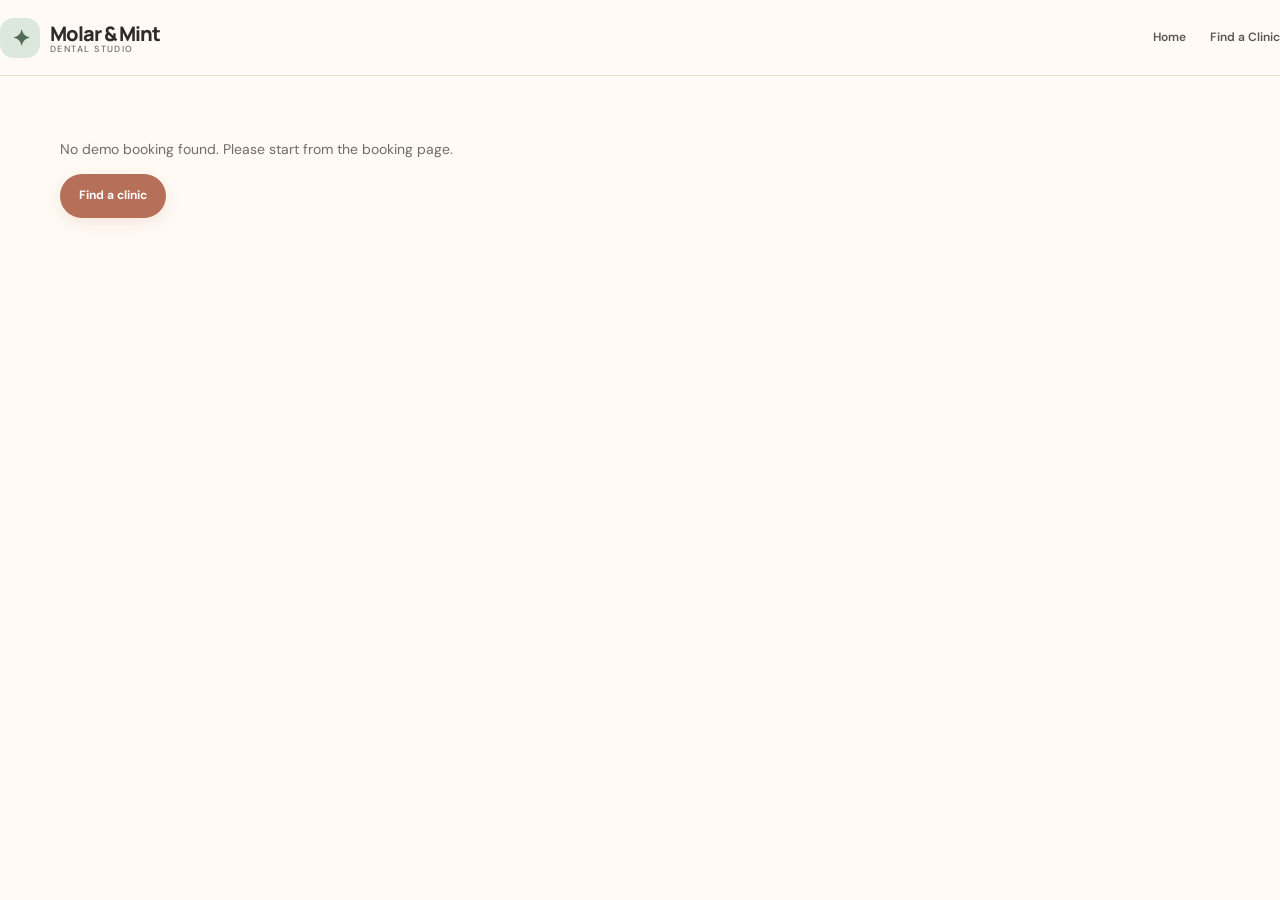
<file: confirmation.html>
<!doctype html><html lang="en"><head><meta charset="utf-8"><meta name="viewport" content="width=device-width,initial-scale=1"><title>Confirmation | Molar & Mint</title><link rel="stylesheet" href="styles.css"></head><body><header class="topbar"><div class="wrap" style="display:flex;align-items:center;justify-content:space-between;width:100%"><a class="brand" href="index.html"><span class="brand-mark">✦</span><span>Molar & Mint<small>Dental Studio</small></span></a><nav class="nav"><a href="index.html">Home</a><a href="clinics.html">Find a Clinic</a></nav></div></header><main class="section"><div class="wrap" id="confirmationData"></div></main><script src="app.js"></script></body></html>
</file>
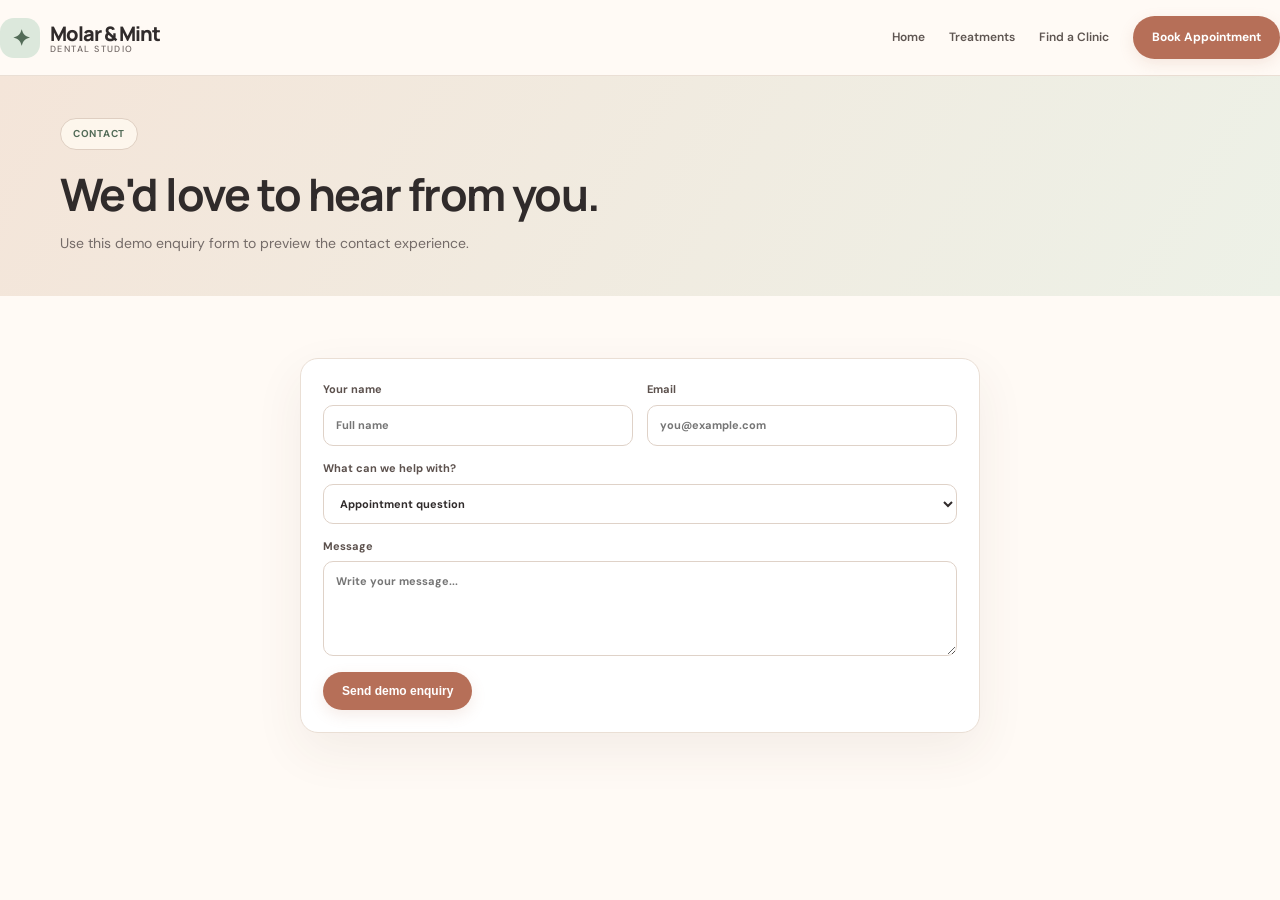
<file: contact.html>
<!doctype html><html lang="en"><head><meta charset="utf-8"><meta name="viewport" content="width=device-width,initial-scale=1"><title>Contact | Molar & Mint</title><link rel="stylesheet" href="styles.css"></head><body><header class="topbar"><div class="wrap" style="display:flex;align-items:center;justify-content:space-between;width:100%"><a class="brand" href="index.html"><span class="brand-mark">✦</span><span>Molar & Mint<small>Dental Studio</small></span></a><nav class="nav"><a href="index.html">Home</a><a href="services.html">Treatments</a><a href="clinics.html">Find a Clinic</a><a class="btn" href="clinics.html">Book Appointment</a></nav></div></header><section class="page-hero"><div class="wrap"><span class="eyebrow">Contact</span><h1 style="font-size:clamp(2rem,3.5vw,3.2rem)">We'd love to hear from you.</h1><p>Use this demo enquiry form to preview the contact experience.</p></div></section><main class="section"><div class="wrap" style="max-width:680px"><form class="panel" id="contactForm"><div class="form-grid"><label class="field-wrap">Your name<input required placeholder="Full name"></label><label class="field-wrap">Email<input type="email" required placeholder="you@example.com"></label><label class="field-wrap full">What can we help with?<select><option>Appointment question</option><option>Clinic listing</option><option>General enquiry</option></select></label><label class="field-wrap full">Message<textarea rows="4" required placeholder="Write your message..."></textarea></label></div><button class="btn" style="margin-top:16px">Send demo enquiry</button><p id="contactMessage" class="toast hidden" style="margin-top:12px">Thanks — this demo form does not send messages to a server.</p></form></div></main><script>document.querySelector('#contactForm').addEventListener('submit',e=>{e.preventDefault();document.querySelector('#contactMessage').classList.remove('hidden')})</script><script src="app.js"></script></body></html>
</file>
<file: styles.css>
@import url('https://fonts.googleapis.com/css2?family=DM+Sans:wght@400;500;600;700&family=Manrope:wght@400;500;600;700;800&display=swap');
:root{--ink:#302b2b;--muted:#746b68;--paper:#fffaf5;--cream:#f8eee4;--sage:#dce8dc;--green:#536c58;--clay:#b66f58;--clay-dark:#93533f;--line:#eadfd5;--white:#fff;--shadow:0 18px 50px #5a3d2b12}*{box-sizing:border-box}html{scroll-behavior:smooth}body{margin:0;background:var(--paper);color:var(--ink);font:14px/1.6 'DM Sans',sans-serif}h1,h2,h3{font-family:Manrope,sans-serif;line-height:1.15;letter-spacing:-.035em;margin:0 0 12px}h1{font-size:clamp(2.25rem,4.2vw,4.1rem);max-width:650px}h2{font-size:clamp(1.6rem,2.7vw,2.35rem)}h3{font-size:1.12rem}p{margin:0 0 14px;color:var(--muted)}a{color:inherit;text-decoration:none}img{display:block;max-width:100%}.wrap{width:min(1160px,calc(100% - 40px));margin:auto}.topbar{height:76px;display:flex;align-items:center;justify-content:space-between;gap:22px;border-bottom:1px solid #eadfd5;background:#fffaf5eF;backdrop-filter:blur(12px);position:sticky;top:0;z-index:20}.brand{display:flex;align-items:center;gap:10px;font:800 20px Manrope,sans-serif;letter-spacing:-.05em}.brand-mark{width:40px;height:40px;border-radius:14px;background:var(--sage);display:grid;place-items:center;color:var(--green);font-size:22px}.brand small{display:block;font:500 9px 'DM Sans';letter-spacing:.16em;color:var(--muted);text-transform:uppercase;margin-top:-4px}.nav{display:flex;align-items:center;gap:24px;font-size:12px;font-weight:600;color:#5e5551}.nav a:hover{color:var(--clay)}.btn{display:inline-flex;align-items:center;justify-content:center;gap:8px;border:1px solid transparent;background:var(--clay);color:white;border-radius:999px;padding:11px 18px;font-weight:700;font-size:12px;cursor:pointer;transition:transform .2s,background .2s,box-shadow .2s;box-shadow:0 5px 15px #b66f5824}.btn:hover{transform:translateY(-2px);background:var(--clay-dark)}.btn.outline{background:transparent;color:var(--clay-dark);border-color:#c99c8b;box-shadow:none}.btn.sage{background:var(--green)}.hero{position:relative;min-height:570px;display:flex;align-items:center;overflow:hidden;background:#e9d8c9}.hero-photo{position:absolute;inset:0;width:100%;height:100%;object-fit:cover;animation:slowzoom 18s ease-in-out infinite alternate}.hero:after{content:"";position:absolute;inset:0;background:linear-gradient(90deg,#fff8f0f5 0%,#fff5ebdf 38%,#fff2e98a 58%,#302b2b08 100%)}.hero-inner{position:relative;z-index:2;padding:65px 0;width:100%}.hero-copy{max-width:570px}.eyebrow{display:inline-flex;align-items:center;gap:8px;border:1px solid #dfcfc2;background:#fff9f0d9;padding:7px 12px;border-radius:999px;font-size:10px;font-weight:700;letter-spacing:.07em;text-transform:uppercase;color:var(--green);margin-bottom:18px}.hero h1 span{color:var(--clay-dark)}.hero p{max-width:420px;font-size:15px}.hero-actions{display:flex;gap:10px;flex-wrap:wrap;margin:24px 0}.trust-row{display:flex;gap:22px;flex-wrap:wrap;margin-top:28px;font-size:11px;color:#645a55}.trust-row span{display:flex;gap:7px;align-items:center}.trust-row b{color:var(--green)}.play-card{position:absolute;z-index:3;right:10%;top:43%;transform:translateY(-50%);display:grid;justify-items:center;color:white;text-align:center;cursor:pointer;text-shadow:0 2px 8px #0005}.play-circle{width:66px;height:66px;border-radius:50%;display:grid;place-items:center;background:#fffef0e8;color:var(--clay-dark);font-size:25px;box-shadow:0 0 0 10px #ffffff30;transition:transform .2s}.play-card:hover .play-circle{transform:scale(1.08)}.play-card small{margin-top:14px;font-weight:700}.section{padding:62px 0}.section-head{display:flex;justify-content:space-between;align-items:end;gap:20px;margin-bottom:24px}.section-head p{margin:0}.grid{display:grid;grid-template-columns:repeat(3,minmax(0,1fr));gap:18px}.card{background:white;border:1px solid var(--line);border-radius:18px;overflow:hidden;box-shadow:var(--shadow);transition:transform .25s,box-shadow .25s}.card:hover{transform:translateY(-4px);box-shadow:0 22px 55px #5a3d2b1c}.card img{width:100%;height:170px;object-fit:cover}.card-body{padding:18px}.card-body p{font-size:12px}.card-foot{display:flex;align-items:center;justify-content:space-between;gap:12px;margin-top:16px}.price{font-weight:800;font-size:15px}.tag{font-size:10px;background:var(--sage);color:var(--green);padding:5px 9px;border-radius:99px;font-weight:700}.band{background:var(--sage);padding:42px 0}.band-inner{display:flex;justify-content:space-between;align-items:center;gap:24px}.mini{font-size:11px}.page-hero{padding:42px 0 28px;background:linear-gradient(120deg,#f4e5d9,#edf1e7)}.page-hero p{max-width:620px}.filters{display:flex;gap:10px;flex-wrap:wrap;margin:18px 0}.field,select,input,textarea{font:inherit;border:1px solid #dfd2c8;border-radius:10px;padding:11px 12px;background:white;color:var(--ink);width:100%;outline-color:#c99c8b}.field-wrap{display:grid;gap:6px;font-size:11px;font-weight:700;color:#5c514d}.searchrow{display:grid;grid-template-columns:1.1fr 1.1fr auto;gap:10px;align-items:end}.listing{display:grid;grid-template-columns:repeat(2,minmax(0,1fr));gap:16px}.clinic-card{display:grid;grid-template-columns:140px 1fr;background:white;border:1px solid var(--line);border-radius:16px;overflow:hidden}.clinic-card img{height:100%;min-height:200px;width:100%;object-fit:cover}.clinic-card .card-body{padding:17px}.clinic-card .btn{margin-top:8px}.profile{display:grid;grid-template-columns:1.1fr .9fr;gap:22px}.panel{padding:22px;border:1px solid var(--line);background:white;border-radius:18px;box-shadow:var(--shadow)}.slot-grid{display:grid;grid-template-columns:repeat(3,minmax(0,1fr));gap:8px;margin:12px 0}.slot{border:1px solid #d8c9bd;background:#fffaf5;color:#5c514d;border-radius:9px;padding:10px 4px;font-size:11px;cursor:pointer}.slot.active{background:var(--green);border-color:var(--green);color:white}.slot:disabled{background:#eee8e3;color:#b7aaa1;text-decoration:line-through;cursor:not-allowed}.form-grid{display:grid;grid-template-columns:repeat(2,minmax(0,1fr));gap:14px}.form-grid .full{grid-column:1/-1}.steps{display:flex;gap:8px;flex-wrap:wrap;margin:18px 0}.step{padding:7px 11px;border-radius:99px;background:#f0e7df;color:#85756c;font-size:10px;font-weight:700}.step.active{background:var(--green);color:white}.notice{padding:12px 14px;background:#f6eee6;border:1px solid var(--line);border-radius:10px;font-size:12px;color:#69564d}.footer{padding:38px 0;background:#312b2b;color:#f9eee5}.footer p,.footer a{color:#d7c9c0;font-size:11px}.footer-grid{display:grid;grid-template-columns:2fr 1fr 1fr;gap:30px}.footer h3{font-size:13px}.footer-links{display:grid;gap:7px}.fade-up{animation:fadeup .7s both}.hidden{display:none!important}.toast{padding:12px;background:#e2eee0;border-radius:10px;color:#405b45;font-size:12px}@keyframes fadeup{from{opacity:0;transform:translateY(15px)}to{opacity:1;transform:translateY(0)}}@keyframes slowzoom{from{transform:scale(1)}to{transform:scale(1.08)}}@media(max-width:850px){.nav{gap:12px}.nav a:not(.btn){display:none}.hero{min-height:620px}.hero:after{background:linear-gradient(90deg,#fff8f0f4,#fff5ebd9 62%,#fff2e95c)}.play-card{right:8%;top:auto;bottom:35px;transform:none}.grid{grid-template-columns:repeat(2,minmax(0,1fr))}.listing{grid-template-columns:1fr}.profile{grid-template-columns:1fr}.band-inner{align-items:flex-start;flex-direction:column}}@media(max-width:560px){.wrap{width:min(100% - 28px,1160px)}.topbar{height:65px}.brand{font-size:17px}.brand-mark{width:35px;height:35px}.nav .btn{padding:9px 12px;font-size:10px}.hero{min-height:660px}.hero-inner{padding:45px 0 140px}.hero h1{font-size:2.45rem}.hero p{font-size:13px}.play-card{right:22px;bottom:20px}.play-circle{width:52px;height:52px}.trust-row{gap:10px}.section{padding:42px 0}.grid{grid-template-columns:1fr}.card img{height:190px}.section-head{align-items:flex-start;flex-direction:column}.searchrow,.form-grid{grid-template-columns:1fr}.clinic-card{grid-template-columns:105px 1fr}.clinic-card img{min-height:190px}.slot-grid{grid-template-columns:repeat(2,minmax(0,1fr))}.footer-grid{grid-template-columns:1fr 1fr}.footer-grid>div:first-child{grid-column:1/-1}}
</file>
